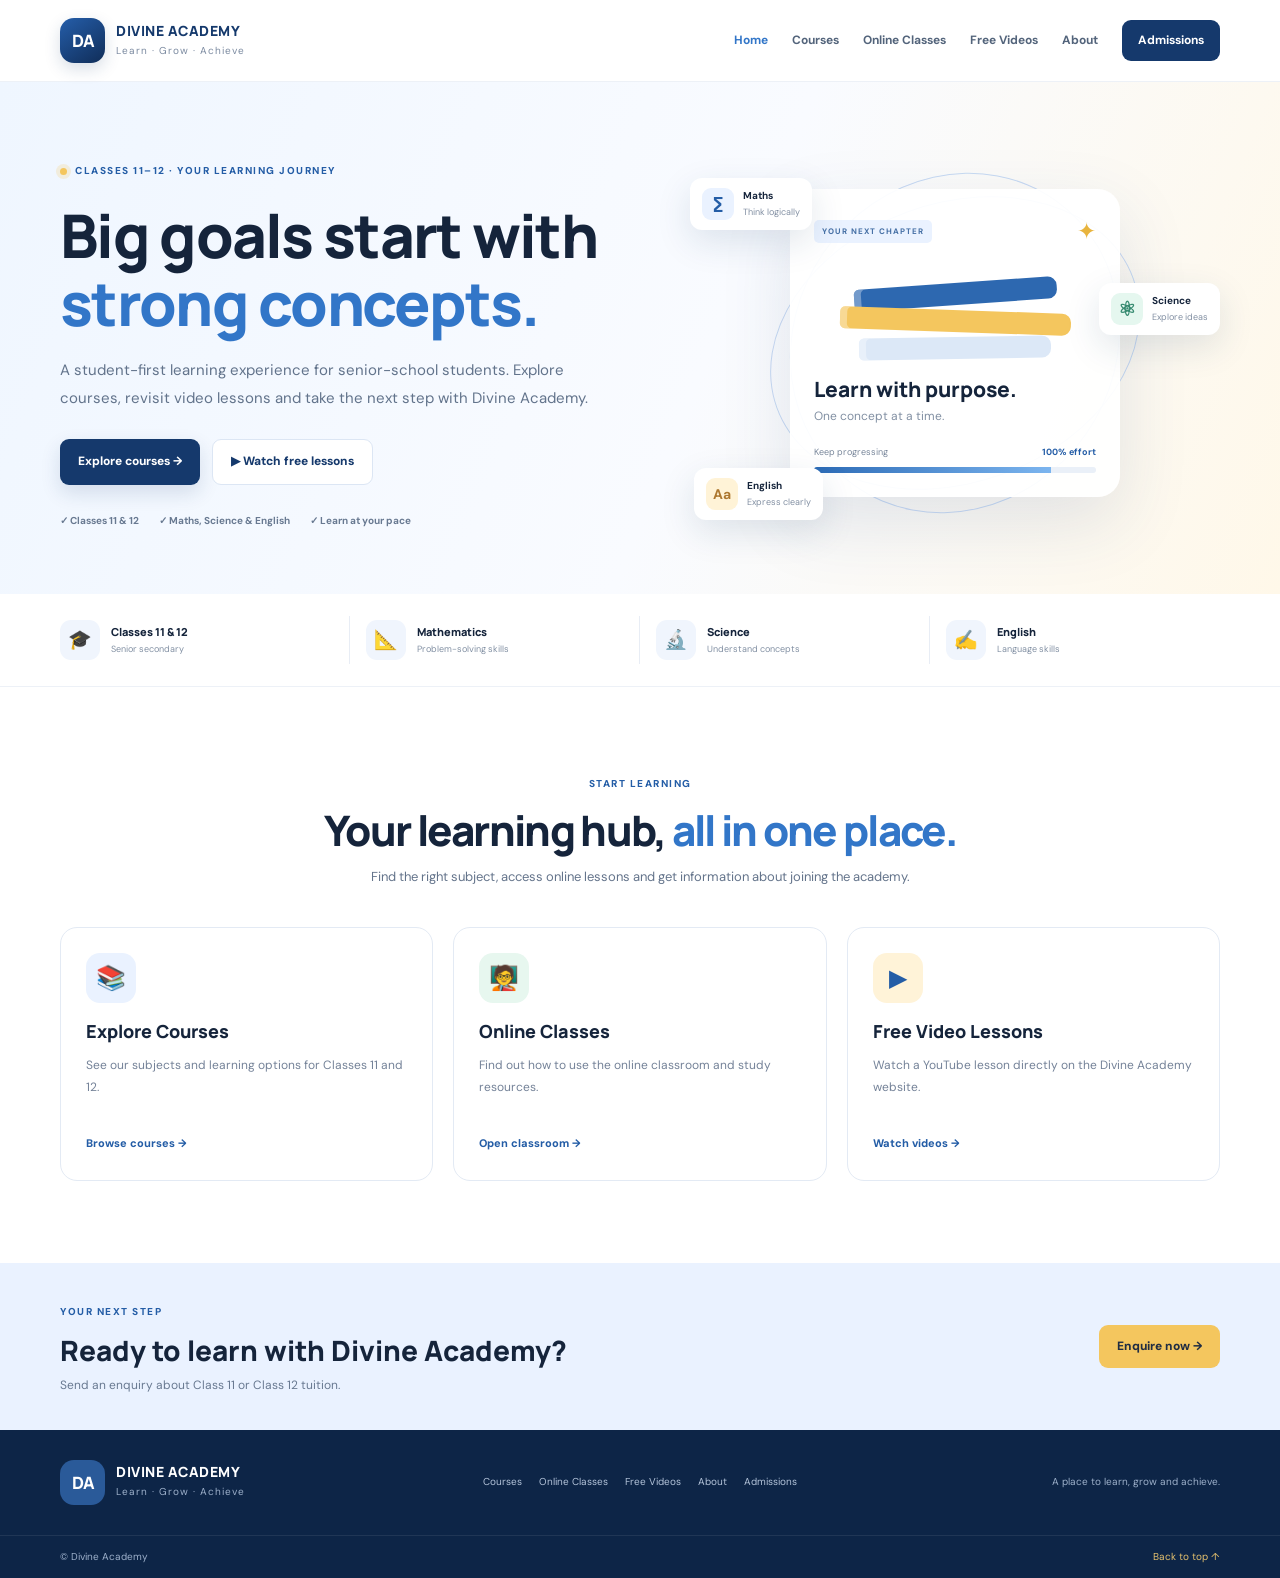
<file: index.html>
<!DOCTYPE html>
<html lang="en">
<head>
  <meta charset="UTF-8"><meta name="viewport" content="width=device-width, initial-scale=1">
  <meta name="description" content="Divine Academy — tuition and learning resources for Classes 11 and 12.">
  <meta name="theme-color" content="#163f78"><title>Divine Academy | Home</title><link rel="stylesheet" href="styles.css">
</head>
<body>
<header class="site-header"><div class="container nav-wrap">
  <a class="brand" href="index.html"><span class="brand-mark">DA</span><span><strong>DIVINE ACADEMY</strong><small>Learn · Grow · Achieve</small></span></a>
  <button class="menu-toggle" aria-label="Toggle menu" aria-expanded="false">☰</button>
  <nav class="site-nav"><a class="active" href="index.html">Home</a><a href="courses.html">Courses</a><a href="classes.html">Online Classes</a><a href="videos.html">Free Videos</a><a href="about.html">About</a><a class="nav-cta" href="admissions.html">Admissions</a></nav>
</div></header>
<main>
<section class="hero"><div class="container hero-grid">
  <div><span class="eyebrow"><span class="eyebrow-dot"></span> Classes 11–12 · Your learning journey</span>
    <h1>Big goals start with <span>strong concepts.</span></h1>
    <p class="hero-lead">A student-first learning experience for senior-school students. Explore courses, revisit video lessons and take the next step with Divine Academy.</p>
    <div class="hero-actions"><a class="button button-primary" href="courses.html">Explore courses →</a><a class="button button-outline" href="videos.html">▶ Watch free lessons</a></div>
    <div class="hero-points"><span>✓ Classes 11 &amp; 12</span><span>✓ Maths, Science &amp; English</span><span>✓ Learn at your pace</span></div>
  </div>
  <div class="hero-visual"><div class="orbit orbit-one"></div><div class="orbit orbit-two"></div><div class="study-card"><div class="study-top"><span class="chip">YOUR NEXT CHAPTER</span><span class="star">✦</span></div><div class="book-stack"><i></i><i></i><i></i></div><h2>Learn with purpose.</h2><p>One concept at a time.</p><div class="progress-label"><span>Keep progressing</span><b>100% effort</b></div><div class="progress-track"><i></i></div></div><div class="float-card float-maths"><b>∑</b><span><strong>Maths</strong><small>Think logically</small></span></div><div class="float-card float-science"><b>⚛</b><span><strong>Science</strong><small>Explore ideas</small></span></div><div class="float-card float-english"><b>Aa</b><span><strong>English</strong><small>Express clearly</small></span></div></div>
</div></section>
<section class="quick-facts"><div class="container facts-grid"><div class="fact"><b>🎓</b><span><strong>Classes 11 &amp; 12</strong><small>Senior secondary</small></span></div><div class="fact"><b>📐</b><span><strong>Mathematics</strong><small>Problem-solving skills</small></span></div><div class="fact"><b>🔬</b><span><strong>Science</strong><small>Understand concepts</small></span></div><div class="fact"><b>✍️</b><span><strong>English</strong><small>Language skills</small></span></div></div></section>
<section class="section"><div class="container"><div class="section-heading"><span class="eyebrow">Start learning</span><h2>Your learning hub, <span>all in one place.</span></h2><p>Find the right subject, access online lessons and get information about joining the academy.</p></div>
<div class="card-grid three"><a class="feature-card" href="courses.html"><div class="feature-icon">📚</div><h3>Explore Courses</h3><p>See our subjects and learning options for Classes 11 and 12.</p><span class="text-link">Browse courses →</span></a><a class="feature-card" href="classes.html"><div class="feature-icon green">🧑‍🏫</div><h3>Online Classes</h3><p>Find out how to use the online classroom and study resources.</p><span class="text-link">Open classroom →</span></a><a class="feature-card" href="videos.html"><div class="feature-icon gold">▶</div><h3>Free Video Lessons</h3><p>Watch a YouTube lesson directly on the Divine Academy website.</p><span class="text-link">Watch videos →</span></a></div></div></section>
<section class="banner-cta"><div class="container banner-inner"><div><span class="eyebrow">Your next step</span><h2>Ready to learn with Divine Academy?</h2><p>Send an enquiry about Class 11 or Class 12 tuition.</p></div><a class="button button-gold" href="admissions.html">Enquire now →</a></div></section>
</main>
<footer class="footer"><div class="container footer-main"><a class="brand footer-brand" href="index.html"><span class="brand-mark">DA</span><span><strong>DIVINE ACADEMY</strong><small>Learn · Grow · Achieve</small></span></a><div class="footer-links"><a href="courses.html">Courses</a><a href="classes.html">Online Classes</a><a href="videos.html">Free Videos</a><a href="about.html">About</a><a href="admissions.html">Admissions</a></div><p>A place to learn, grow and achieve.</p></div><div class="footer-bottom"><div class="container"><span>© <span class="year"></span> Divine Academy</span><a href="#top" onclick="window.scrollTo({top:0,behavior:'smooth'});return false;">Back to top ↑</a></div></div></footer>
<script src="script.js"></script></body></html>
</file>
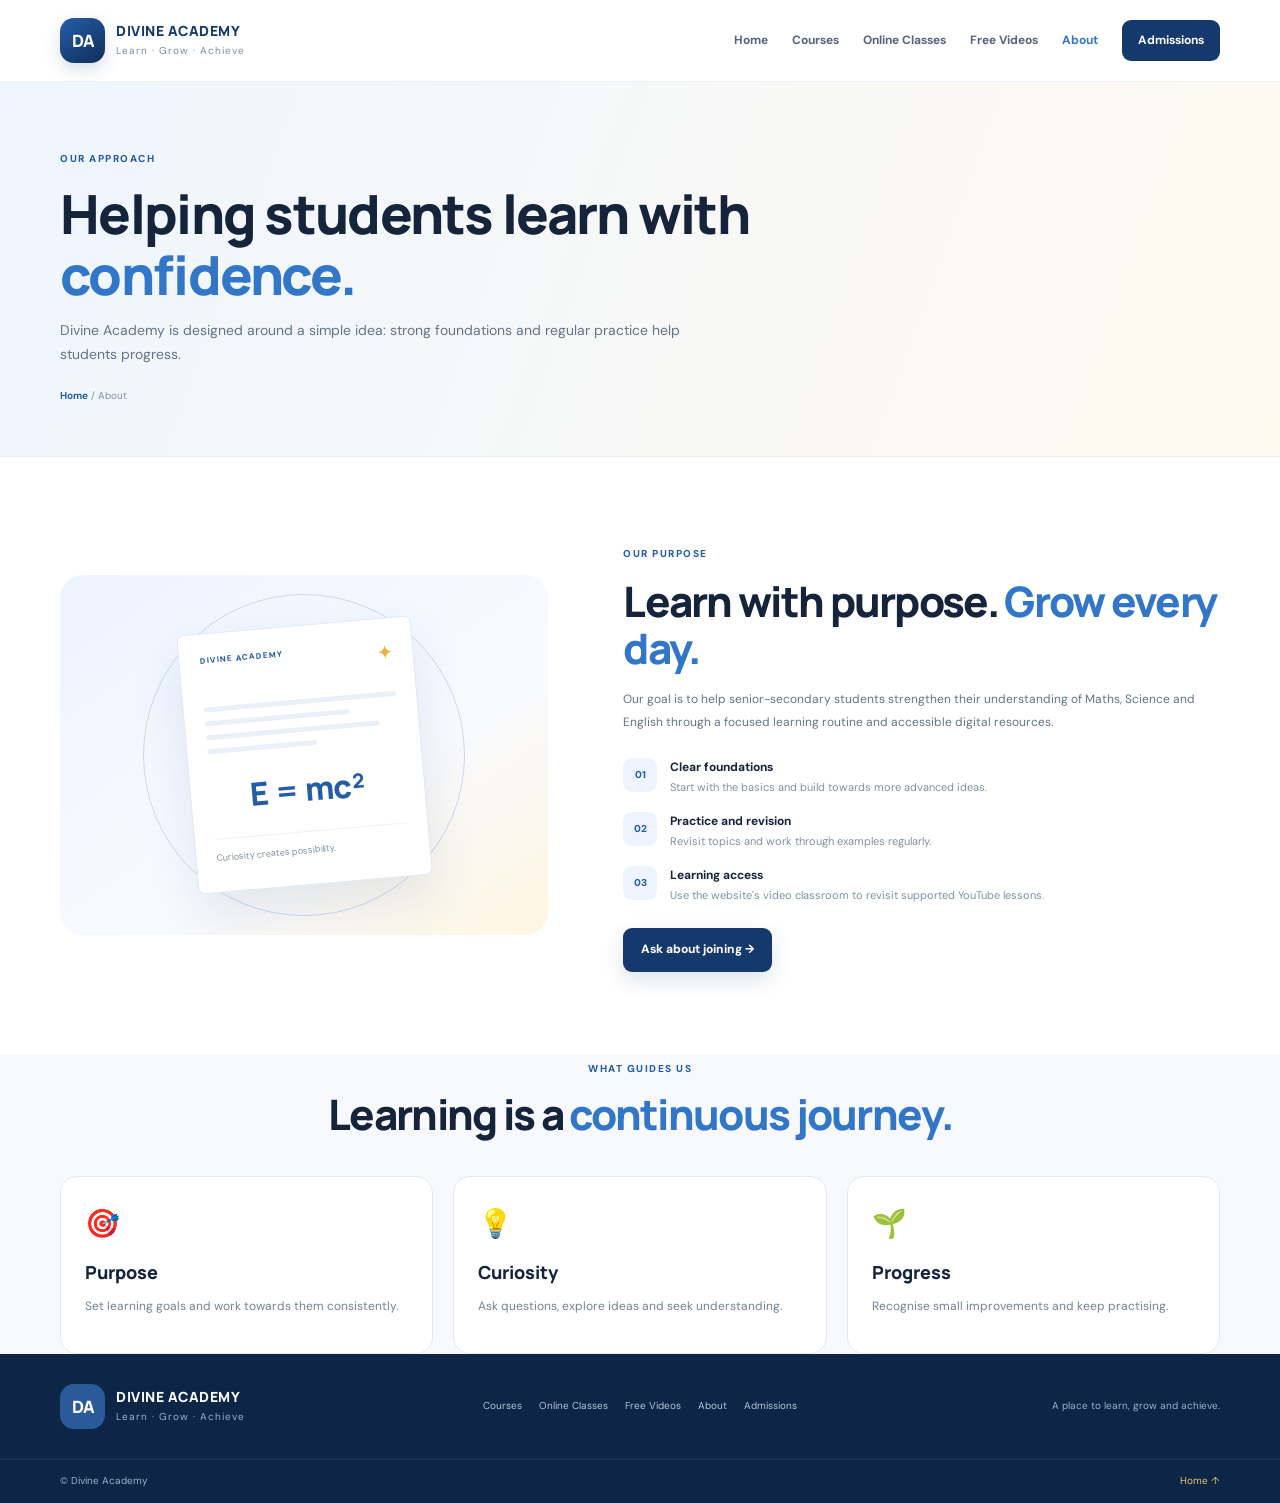
<file: about.html>
<!DOCTYPE html>
<html lang="en"><head><meta charset="UTF-8"><meta name="viewport" content="width=device-width, initial-scale=1"><meta name="theme-color" content="#163f78"><title>About | Divine Academy</title><link rel="stylesheet" href="styles.css"></head>
<body><header class="site-header"><div class="container nav-wrap"><a class="brand" href="index.html"><span class="brand-mark">DA</span><span><strong>DIVINE ACADEMY</strong><small>Learn · Grow · Achieve</small></span></a><button class="menu-toggle" aria-label="Toggle menu" aria-expanded="false">☰</button><nav class="site-nav"><a href="index.html">Home</a><a href="courses.html">Courses</a><a href="classes.html">Online Classes</a><a href="videos.html">Free Videos</a><a class="active" href="about.html">About</a><a class="nav-cta" href="admissions.html">Admissions</a></nav></div></header>
<main><section class="page-hero"><div class="container"><span class="eyebrow">Our approach</span><h1>Helping students learn with <span>confidence.</span></h1><p>Divine Academy is designed around a simple idea: strong foundations and regular practice help students progress.</p><div class="breadcrumbs"><a href="index.html">Home</a> / About</div></div></section>
<section class="section"><div class="container about-page-grid"><div class="about-illustration"><div class="about-paper"><div class="paper-top"><span>DIVINE ACADEMY</span><span>✦</span></div><div class="paper-lines"><i></i><i></i><i></i><i></i></div><div class="paper-equation">E = mc²</div><div class="paper-bottom">Curiosity creates possibility.</div></div></div><div class="about-copy"><span class="eyebrow">Our purpose</span><h2>Learn with purpose. <span>Grow every day.</span></h2><p>Our goal is to help senior-secondary students strengthen their understanding of Maths, Science and English through a focused learning routine and accessible digital resources.</p><div class="benefit-list"><div><span>01</span><p><strong>Clear foundations</strong><br>Start with the basics and build towards more advanced ideas.</p></div><div><span>02</span><p><strong>Practice and revision</strong><br>Revisit topics and work through examples regularly.</p></div><div><span>03</span><p><strong>Learning access</strong><br>Use the website's video classroom to revisit supported YouTube lessons.</p></div></div><a class="button button-primary" href="admissions.html">Ask about joining →</a></div></div></section>
<section class="values-section"><div class="container"><div class="section-heading"><span class="eyebrow">What guides us</span><h2>Learning is a <span>continuous journey.</span></h2></div><div class="card-grid three"><div class="value-card"><span>🎯</span><h3>Purpose</h3><p>Set learning goals and work towards them consistently.</p></div><div class="value-card"><span>💡</span><h3>Curiosity</h3><p>Ask questions, explore ideas and seek understanding.</p></div><div class="value-card"><span>🌱</span><h3>Progress</h3><p>Recognise small improvements and keep practising.</p></div></div></div></section></main>
<footer class="footer"><div class="container footer-main"><a class="brand footer-brand" href="index.html"><span class="brand-mark">DA</span><span><strong>DIVINE ACADEMY</strong><small>Learn · Grow · Achieve</small></span></a><div class="footer-links"><a href="courses.html">Courses</a><a href="classes.html">Online Classes</a><a href="videos.html">Free Videos</a><a href="about.html">About</a><a href="admissions.html">Admissions</a></div><p>A place to learn, grow and achieve.</p></div><div class="footer-bottom"><div class="container"><span>© <span class="year"></span> Divine Academy</span><a href="index.html">Home ↑</a></div></div></footer><script src="script.js"></script></body></html>
</file>
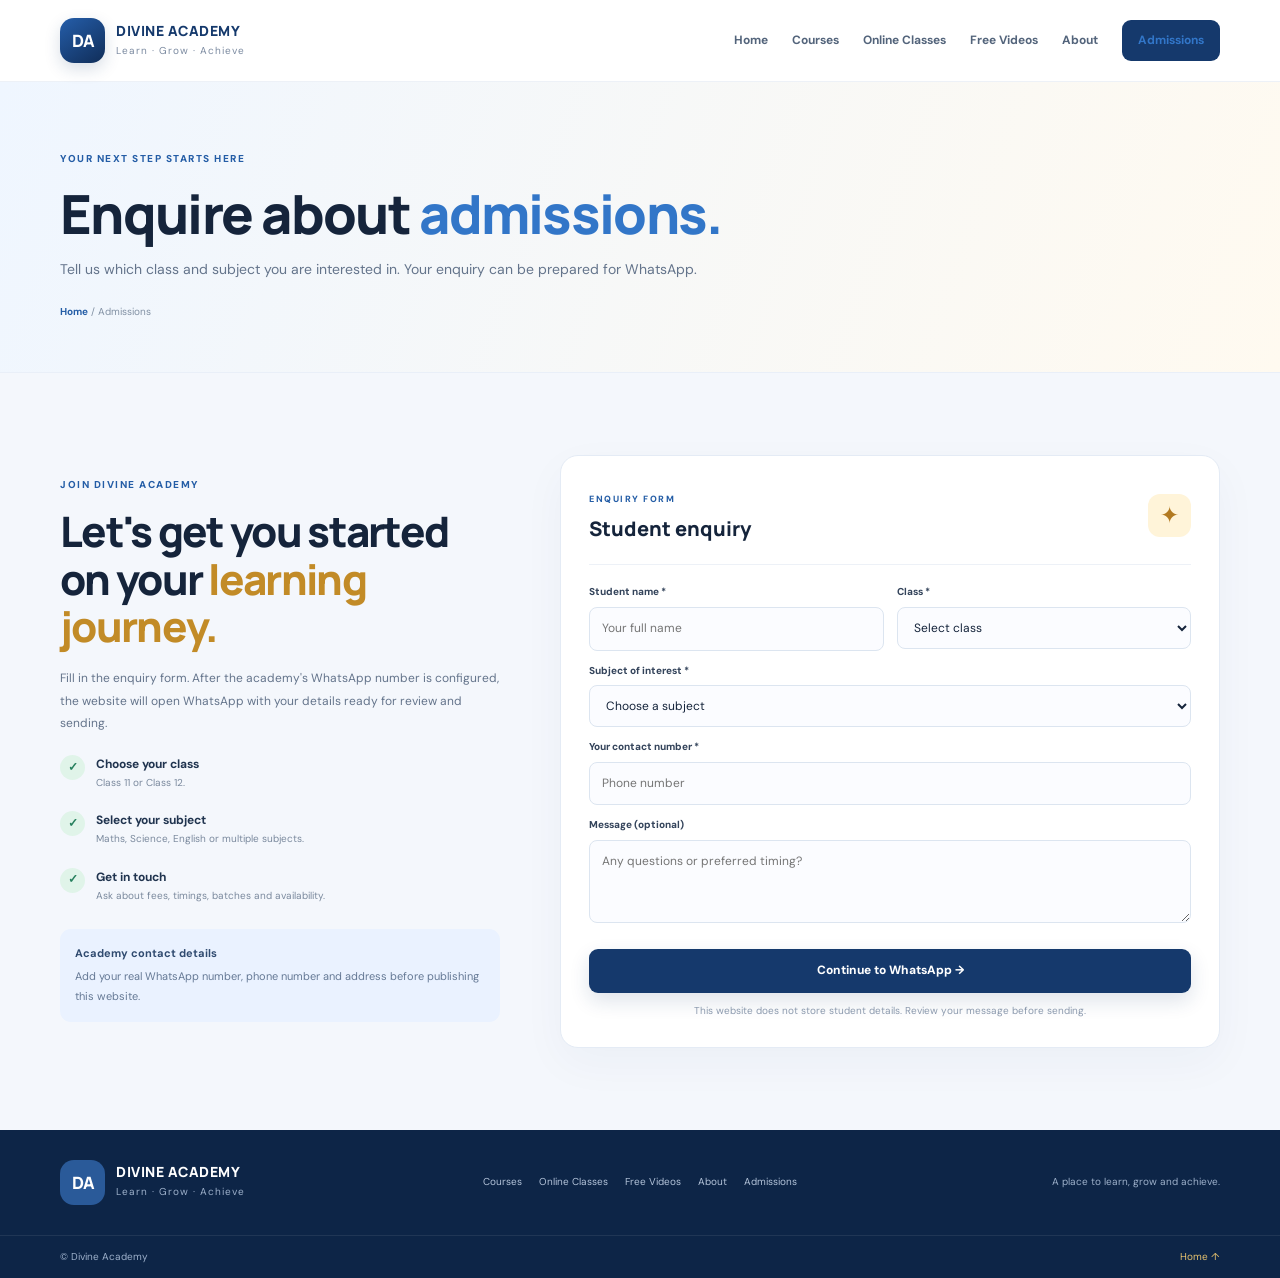
<file: admissions.html>
<!DOCTYPE html>
<html lang="en"><head><meta charset="UTF-8"><meta name="viewport" content="width=device-width, initial-scale=1"><meta name="theme-color" content="#163f78"><title>Admissions | Divine Academy</title><link rel="stylesheet" href="styles.css"></head>
<body><header class="site-header"><div class="container nav-wrap"><a class="brand" href="index.html"><span class="brand-mark">DA</span><span><strong>DIVINE ACADEMY</strong><small>Learn · Grow · Achieve</small></span></a><button class="menu-toggle" aria-label="Toggle menu" aria-expanded="false">☰</button><nav class="site-nav"><a href="index.html">Home</a><a href="courses.html">Courses</a><a href="classes.html">Online Classes</a><a href="videos.html">Free Videos</a><a href="about.html">About</a><a class="nav-cta active" href="admissions.html">Admissions</a></nav></div></header>
<main><section class="page-hero"><div class="container"><span class="eyebrow">Your next step starts here</span><h1>Enquire about <span>admissions.</span></h1><p>Tell us which class and subject you are interested in. Your enquiry can be prepared for WhatsApp.</p><div class="breadcrumbs"><a href="index.html">Home</a> / Admissions</div></div></section>
<section class="section admissions-section"><div class="container admissions-grid"><div class="admissions-copy"><span class="eyebrow">Join Divine Academy</span><h2>Let's get you started on your <span>learning journey.</span></h2><p>Fill in the enquiry form. After the academy's WhatsApp number is configured, the website will open WhatsApp with your details ready for review and sending.</p><div class="admission-note"><span>✓</span><p><strong>Choose your class</strong><br>Class 11 or Class 12.</p></div><div class="admission-note"><span>✓</span><p><strong>Select your subject</strong><br>Maths, Science, English or multiple subjects.</p></div><div class="admission-note"><span>✓</span><p><strong>Get in touch</strong><br>Ask about fees, timings, batches and availability.</p></div><div class="contact-placeholder"><strong>Academy contact details</strong><p>Add your real WhatsApp number, phone number and address before publishing this website.</p></div></div>
<div class="admission-form-card"><div class="form-card-heading"><div><span class="eyebrow">ENQUIRY FORM</span><h3>Student enquiry</h3></div><span class="form-cap">✦</span></div><form id="admissionForm" class="admission-form"><div class="form-row"><div><label for="studentName">Student name *</label><input id="studentName" autocomplete="name" required placeholder="Your full name"></div><div><label for="studentClass">Class *</label><select id="studentClass" required><option value="">Select class</option><option>Class 11</option><option>Class 12</option></select></div></div><label for="studentSubject">Subject of interest *</label><select id="studentSubject" required><option value="">Choose a subject</option><option>Mathematics</option><option>Science</option><option>English</option><option>Multiple subjects</option></select><label for="studentPhone">Your contact number *</label><input id="studentPhone" type="tel" autocomplete="tel" required pattern="[0-9+\\s()-]{7,20}" placeholder="Phone number"><label for="studentMessage">Message (optional)</label><textarea id="studentMessage" rows="3" placeholder="Any questions or preferred timing?"></textarea><button type="submit" class="button button-primary button-full">Continue to WhatsApp →</button><p class="form-note" id="admissionStatus" role="status">This website does not store student details. Review your message before sending.</p></form></div></div></section></main>
<footer class="footer"><div class="container footer-main"><a class="brand footer-brand" href="index.html"><span class="brand-mark">DA</span><span><strong>DIVINE ACADEMY</strong><small>Learn · Grow · Achieve</small></span></a><div class="footer-links"><a href="courses.html">Courses</a><a href="classes.html">Online Classes</a><a href="videos.html">Free Videos</a><a href="about.html">About</a><a href="admissions.html">Admissions</a></div><p>A place to learn, grow and achieve.</p></div><div class="footer-bottom"><div class="container"><span>© <span class="year"></span> Divine Academy</span><a href="index.html">Home ↑</a></div></div></footer><script src="script.js"></script></body></html>
</file>
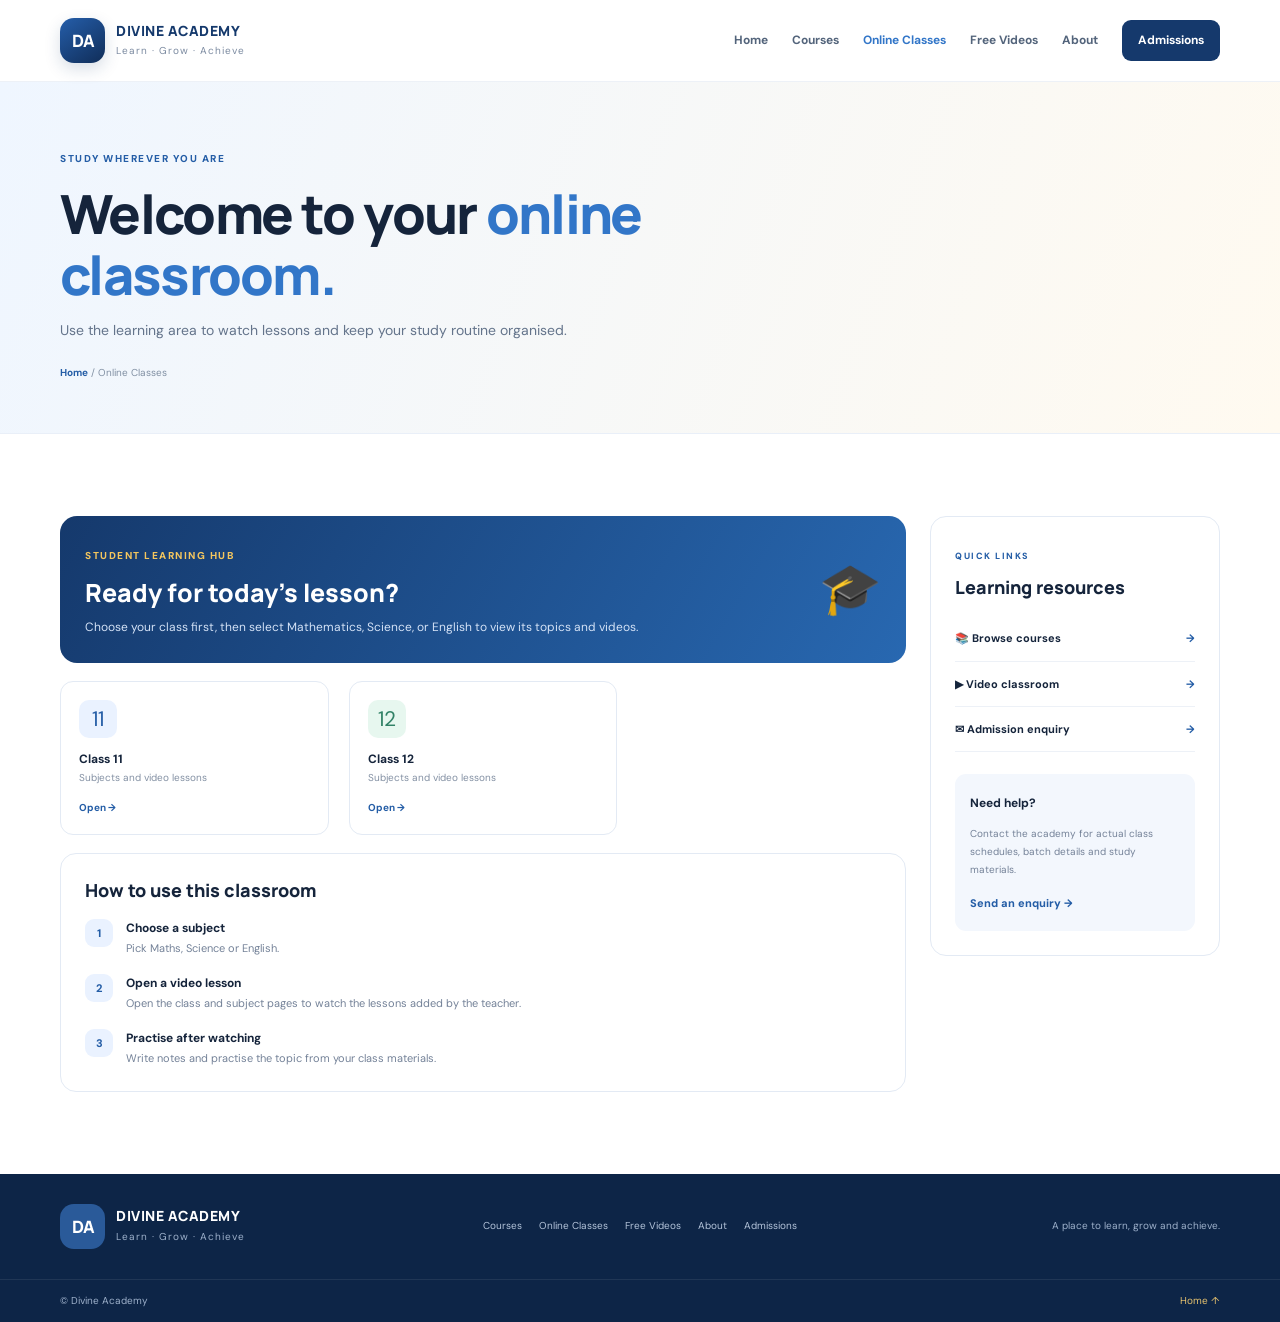
<file: classes.html>
<!DOCTYPE html>
<html lang="en"><head><meta charset="UTF-8"><meta name="viewport" content="width=device-width, initial-scale=1"><meta name="theme-color" content="#163f78"><title>Online Classes | Divine Academy</title><link rel="stylesheet" href="styles.css"></head>
<body><header class="site-header"><div class="container nav-wrap"><a class="brand" href="index.html"><span class="brand-mark">DA</span><span><strong>DIVINE ACADEMY</strong><small>Learn · Grow · Achieve</small></span></a><button class="menu-toggle" aria-label="Toggle menu" aria-expanded="false">☰</button><nav class="site-nav"><a href="index.html">Home</a><a href="courses.html">Courses</a><a class="active" href="classes.html">Online Classes</a><a href="videos.html">Free Videos</a><a href="about.html">About</a><a class="nav-cta" href="admissions.html">Admissions</a></nav></div></header>
<main><section class="page-hero"><div class="container"><span class="eyebrow">Study wherever you are</span><h1>Welcome to your <span>online classroom.</span></h1><p>Use the learning area to watch lessons and keep your study routine organised.</p><div class="breadcrumbs"><a href="index.html">Home</a> / Online Classes</div></div></section>
<section class="section"><div class="container online-layout"><div class="online-main"><div class="class-welcome"><div><span class="eyebrow">STUDENT LEARNING HUB</span><h2>Ready for today's lesson?</h2><p>Choose your class first, then select Mathematics, Science, or English to view its topics and videos.</p></div><div class="welcome-icon">🎓</div></div><div class="card-grid three mini-subjects"><a href="class11.html" class="mini-subject"><span class="mini-icon">11</span><strong>Class 11</strong><small>Subjects and video lessons</small><b>Open →</b></a><a href="class12.html" class="mini-subject"><span class="mini-icon green">12</span><strong>Class 12</strong><small>Subjects and video lessons</small><b>Open →</b></a></div><div class="content-panel"><h3>How to use this classroom</h3><div class="steps-list"><div><span>1</span><p><strong>Choose a subject</strong><br>Pick Maths, Science or English.</p></div><div><span>2</span><p><strong>Open a video lesson</strong><br>Open the class and subject pages to watch the lessons added by the teacher.</p></div><div><span>3</span><p><strong>Practise after watching</strong><br>Write notes and practise the topic from your class materials.</p></div></div></div></div><aside class="sidebar-card"><span class="eyebrow">QUICK LINKS</span><h3>Learning resources</h3><a href="courses.html">📚 Browse courses <span>→</span></a><a href="videos.html">▶ Video classroom <span>→</span></a><a href="admissions.html">✉ Admission enquiry <span>→</span></a><div class="sidebar-note"><strong>Need help?</strong><p>Contact the academy for actual class schedules, batch details and study materials.</p><a class="text-link" href="admissions.html">Send an enquiry →</a></div></aside></div></section></main>
<footer class="footer"><div class="container footer-main"><a class="brand footer-brand" href="index.html"><span class="brand-mark">DA</span><span><strong>DIVINE ACADEMY</strong><small>Learn · Grow · Achieve</small></span></a><div class="footer-links"><a href="courses.html">Courses</a><a href="classes.html">Online Classes</a><a href="videos.html">Free Videos</a><a href="about.html">About</a><a href="admissions.html">Admissions</a></div><p>A place to learn, grow and achieve.</p></div><div class="footer-bottom"><div class="container"><span>© <span class="year"></span> Divine Academy</span><a href="index.html">Home ↑</a></div></div></footer><script src="script.js"></script></body></html>
</file>
<file: styles.css>
@import url('https://fonts.googleapis.com/css2?family=DM+Sans:wght@400;500;600;700&family=Manrope:wght@400;500;600;700;800&display=swap');
:root{--navy:#15396c;--blue:#245da6;--bright:#3276c8;--gold:#f4c65e;--ink:#15243b;--muted:#64748b;--line:#e3eaf4;--paper:#f5f8fd}
*{box-sizing:border-box}html{scroll-behavior:smooth;scroll-padding-top:95px}body{margin:0;color:var(--ink);font-family:'DM Sans',Arial,sans-serif;line-height:1.65}a{color:inherit;text-decoration:none}button,input,select,textarea{font:inherit}.container{width:min(1160px,calc(100% - 44px));margin:auto}.site-header{height:82px;background:#ffffffed;border-bottom:1px solid #edf1f7;position:sticky;top:0;z-index:20;backdrop-filter:blur(14px)}.nav-wrap{height:100%;display:flex;align-items:center;justify-content:space-between;gap:22px}.brand{display:inline-flex;align-items:center;gap:11px;color:var(--navy);flex-shrink:0}.brand-mark{width:45px;height:45px;border-radius:14px;display:grid;place-items:center;background:linear-gradient(145deg,#255eaa,#102d58);color:white;font:800 17px Manrope,sans-serif;letter-spacing:-1px;box-shadow:0 6px 16px #15396c2b}.brand strong,.brand small{display:block}.brand strong{font:800 14px Manrope,sans-serif;letter-spacing:.5px;line-height:1.3}.brand small{font-size:10px;color:#7b8aa0;letter-spacing:1px;margin-top:3px}.site-nav{display:flex;align-items:center;gap:24px;color:#53647b;font-size:12px;font-weight:700}.site-nav>a:not(.nav-cta):hover,.site-nav>a.active{color:var(--bright)}.nav-cta{padding:11px 16px;border-radius:9px;background:var(--navy);color:white}.nav-cta:hover{background:var(--blue)}.menu-toggle{display:none;border:0;border-radius:9px;padding:8px 12px;background:#edf4fd;color:var(--navy);font-size:20px}.hero{position:relative;overflow:hidden;padding:75px 0 65px;background:linear-gradient(112deg,#eff6ff,#f9fbff 55%,#fff8e9)}.hero-grid{display:grid;grid-template-columns:1.05fr .95fr;align-items:center;gap:45px}.eyebrow{display:inline-flex;align-items:center;gap:8px;color:var(--blue);font-size:10px;font-weight:800;letter-spacing:1.5px;text-transform:uppercase}.eyebrow-dot{width:7px;height:7px;background:var(--gold);border-radius:50%;box-shadow:0 0 0 4px #f4c65e36}.hero h1,.page-hero h1,.section-heading h2,.about-copy h2,.admissions-copy h2{font:800 clamp(34px,4.7vw,62px)/1.13 Manrope,sans-serif;letter-spacing:-1.7px;margin:19px 0}.hero h1 span,.page-hero h1 span,.section-heading h2 span,.about-copy h2 span,.admissions-copy h2 span{color:var(--bright)}.hero-lead{max-width:560px;color:#62738b;font-size:15px;line-height:1.85}.hero-actions{display:flex;flex-wrap:wrap;gap:12px;margin-top:26px}.button{display:inline-flex;align-items:center;justify-content:center;gap:10px;padding:12px 18px;border:0;border-radius:9px;font-size:12px;font-weight:800;cursor:pointer;transition:.2s}.button:hover{transform:translateY(-2px)}.button-primary{background:var(--navy);color:white;box-shadow:0 8px 20px #15396c24}.button-primary:hover{background:var(--blue)}.button-outline{background:white;border:1px solid #dce6f4;color:var(--navy)}.button-gold{background:var(--gold);color:#202d43}.button-full{width:100%}.hero-points{display:flex;flex-wrap:wrap;gap:12px 20px;margin-top:28px;color:#687991;font-size:10px;font-weight:700}.hero-visual{min-height:370px;display:grid;place-items:center;position:relative}.orbit{position:absolute;border:1px solid #c7d9f2;border-radius:50%}.orbit-one{width:380px;height:280px;transform:rotate(-20deg)}.orbit-two{width:320px;height:350px;transform:rotate(35deg)}.study-card{position:relative;z-index:2;width:min(330px,78%);padding:23px;border:1px solid #ffffffc9;border-radius:22px;background:#ffffffed;box-shadow:0 25px 70px #244b7d20}.study-top,.progress-label{display:flex;justify-content:space-between;align-items:center}.chip{background:#eaf2ff;color:#4771a6;padding:5px 8px;border-radius:5px;font-size:8px;font-weight:800;letter-spacing:1px}.star{color:#e8b43e;font-size:23px}.book-stack{height:120px;display:flex;flex-direction:column;justify-content:end;align-items:center;gap:5px;padding-bottom:12px}.book-stack i{height:22px;border-radius:5px 9px 9px 5px;box-shadow:inset 7px 0 #ffffff55}.book-stack i:nth-child(1){width:72%;background:#2d68b0;transform:rotate(-4deg)}.book-stack i:nth-child(2){width:82%;background:#f4c65e;transform:rotate(2deg)}.book-stack i:nth-child(3){width:68%;background:#dce8f7;transform:rotate(-1deg)}.study-card h2{font:800 21px Manrope,sans-serif;margin:4px 0}.study-card p{font-size:12px;color:#8290a3;margin:0 0 18px}.progress-label{font-size:9px;color:#78869a}.progress-label b{color:var(--blue)}.progress-track{height:6px;background:#eaf0f8;border-radius:20px;margin-top:8px;overflow:hidden}.progress-track i{display:block;width:84%;height:100%;background:linear-gradient(90deg,#2c6bb6,#7cb5ef)}.float-card{position:absolute;z-index:3;display:flex;align-items:center;gap:9px;padding:10px 12px;border-radius:12px;background:white;box-shadow:0 12px 35px #183c6a20}.float-card>b{width:32px;height:32px;display:grid;place-items:center;border-radius:9px;background:#eaf2ff;color:var(--blue);font-size:20px}.float-card strong,.float-card small{display:block}.float-card strong{font-size:10px}.float-card small{font-size:9px;color:#8390a3}.float-maths{top:20px;left:0}.float-science{right:0;top:125px}.float-english{left:4px;bottom:8px}.float-science>b{background:#e5f7ef;color:#368a70}.float-english>b{background:#fff3d7;color:#ad7830;font-size:14px}.quick-facts{border-bottom:1px solid #edf1f7}.facts-grid{display:grid;grid-template-columns:repeat(4,1fr);padding:22px 0}.fact{display:flex;align-items:center;gap:11px;padding:4px 16px;border-right:1px solid #e8edf5}.fact:first-child{padding-left:0}.fact:last-child{border:0}.fact>b{width:40px;height:40px;display:grid;place-items:center;flex-shrink:0;background:#f0f5fd;border-radius:11px;font-size:19px}.fact strong,.fact small{display:block}.fact strong{font:800 11px Manrope,sans-serif}.fact small{color:#8290a3;font-size:9px;margin-top:3px}.section{padding:82px 0}.section-heading{max-width:720px;text-align:center;margin:0 auto 38px}.section-heading h2{font-size:clamp(29px,3.8vw,42px);margin:11px 0}.section-heading p{max-width:620px;margin:auto;color:var(--muted);font-size:13px;line-height:1.85}.card-grid{display:grid;gap:20px}.three{grid-template-columns:repeat(3,minmax(0,1fr))}.feature-card,.subject-card,.course-card,.value-card{border:1px solid var(--line);border-radius:17px;background:white;overflow:hidden;transition:transform .2s,box-shadow .2s}.feature-card{padding:25px}.feature-card:hover,.course-card:hover{transform:translateY(-4px);box-shadow:0 18px 45px #163f7814}.feature-icon{width:50px;height:50px;display:grid;place-items:center;border-radius:14px;background:#eaf2ff;color:var(--blue);font-size:24px}.feature-icon.green{background:#e7f7ef}.feature-icon.gold{background:#fff3d8}.feature-card h3,.value-card h3{font:800 18px Manrope,sans-serif;margin:16px 0 6px}.feature-card p,.value-card p{color:#748298;font-size:12px;line-height:1.8;min-height:62px}.text-link{display:inline-flex;gap:8px;color:var(--blue);font-size:11px;font-weight:800}.banner-cta{background:#eaf2ff;padding:34px 0}.banner-inner{display:flex;align-items:center;justify-content:space-between;gap:22px}.banner-inner h2{font:800 clamp(20px,2.5vw,28px) Manrope,sans-serif;margin:7px 0}.banner-inner p{margin:0;color:#687991;font-size:12px}.footer{background:#0d2547;color:#d7e2f3}.footer-main{display:grid;grid-template-columns:1fr auto 1fr;align-items:center;gap:22px;padding:30px 0}.footer-brand{color:white}.footer-brand .brand-mark{background:#2a5a99;box-shadow:none}.footer-brand small{color:#9eb1cb}.footer-links{display:flex;flex-wrap:wrap;justify-content:center;gap:17px;color:#b4c4da;font-size:10px}.footer-main>p{justify-self:end;color:#9eb1cb;font-size:10px}.footer-bottom{border-top:1px solid #ffffff14;color:#9eb1cb;font-size:10px}.footer-bottom .container{display:flex;justify-content:space-between;padding:13px 0}.footer-bottom a{color:#e5c16e}.page-hero{padding:62px 0 52px;background:linear-gradient(110deg,#eff6ff,#fffaf0);border-bottom:1px solid #e9eff8}.page-hero h1{max-width:850px;font-size:clamp(36px,4.5vw,54px);margin:13px 0}.page-hero p{max-width:650px;color:#64748b;font-size:14px}.breadcrumbs{margin-top:22px;color:#8190a3;font-size:10px}.breadcrumbs a{color:var(--blue);font-weight:700}.notice{padding:14px 17px;margin-bottom:25px;border:1px solid #f0dca7;border-radius:10px;background:#fff9e9;color:#7a6024;font-size:11px}.course-grid{align-items:stretch}.course-card{display:flex;flex-direction:column}.course-banner{height:135px;padding:22px;display:flex;align-items:center;justify-content:space-between}.course-banner>span{font:800 50px Manrope,sans-serif}.course-banner small{font-size:9px;font-weight:800;letter-spacing:1px}.maths-banner{background:#eaf2ff;color:#245da6}.science-banner{background:#e8f7f0;color:#328267}.english-banner{background:#fff3d8;color:#a9782b}.course-body{padding:22px;display:flex;flex-direction:column;flex:1}.tag-row{display:flex;gap:7px}.tag-row span{background:#f1f5fa;color:#60738c;border-radius:5px;padding:4px 7px;font-size:9px;font-weight:700}.course-body h2{font:800 21px Manrope,sans-serif;margin:13px 0 6px}.course-body p,.course-body li{font-size:11px;color:#748298;line-height:1.8}.course-body ul{padding-left:18px;margin:6px 0 20px}.course-body .button{margin-top:auto}.online-layout{display:grid;grid-template-columns:minmax(0,1fr) 290px;gap:24px;align-items:start}.class-welcome{display:flex;justify-content:space-between;align-items:center;padding:25px;border-radius:17px;background:linear-gradient(120deg,#15396c,#2868b1);color:white}.class-welcome .eyebrow{color:#f4c65e}.class-welcome h2{font:800 25px Manrope,sans-serif;margin:8px 0}.class-welcome p{color:#d4e2f6;font-size:12px;margin:0}.welcome-icon{font-size:50px}.mini-subjects{margin:18px 0}.mini-subject{display:flex;flex-direction:column;align-items:flex-start;padding:18px;border:1px solid var(--line);border-radius:13px}.mini-icon{display:grid;place-items:center;width:38px;height:38px;background:#eaf2ff;border-radius:10px;color:var(--blue);font-size:21px;margin-bottom:12px}.mini-icon.green{background:#e7f7ef;color:#328267}.mini-icon.gold{background:#fff3d8;color:#a9782b}.mini-subject strong{font-size:12px}.mini-subject small{font-size:10px;color:#8390a3}.mini-subject>b{margin-top:13px;color:var(--blue);font-size:10px}.content-panel,.sidebar-card{padding:24px;border:1px solid var(--line);border-radius:16px;background:white}.content-panel h3,.sidebar-card h3{font:800 18px Manrope,sans-serif;margin:0 0 17px}.steps-list{display:grid;gap:17px}.steps-list>div{display:flex;gap:13px;align-items:flex-start}.steps-list>div>span{display:grid;place-items:center;flex-shrink:0;width:28px;height:28px;border-radius:9px;background:#eaf2ff;color:var(--blue);font-weight:800;font-size:11px}.steps-list p{margin:0;color:#748298;font-size:11px}.steps-list strong{color:var(--ink);font-size:12px}.sidebar-card .eyebrow{font-size:9px}.sidebar-card h3{margin-top:8px}.sidebar-card>a:not(.text-link){display:flex;justify-content:space-between;padding:13px 0;border-bottom:1px solid #edf1f7;font-size:11px;font-weight:700}.sidebar-card>a span{color:var(--blue)}.sidebar-note{margin-top:22px;padding:15px;border-radius:11px;background:#f3f7fd}.sidebar-note strong{font-size:12px}.sidebar-note p{font-size:10px;color:#748298;line-height:1.8}.video-page-section{background:#f8faff}.video-page-layout{display:grid;grid-template-columns:minmax(0,1.6fr) minmax(260px,.72fr);gap:22px;align-items:start}.video-main-card{border:1px solid var(--line);border-radius:17px;padding:12px;background:white}.video-frame{aspect-ratio:16/9;position:relative;overflow:hidden;border-radius:11px;background:linear-gradient(135deg,#1b467b,#091b34)}.video-frame iframe{width:100%;height:100%;border:0;display:block}.video-frame iframe[hidden]{display:none}.video-placeholder{width:100%;height:100%;display:flex;flex-direction:column;justify-content:center;align-items:center;text-align:center;padding:20px;color:white;background:radial-gradient(circle at 50% 30%,#2b5689,#0b1e38 75%)}.play-badge{display:grid;place-items:center;width:56px;height:56px;padding-left:4px;border-radius:50%;background:var(--gold);color:#183459;font-size:20px;box-shadow:0 0 0 12px #f4c65e19}.video-placeholder h3{font:800 17px Manrope,sans-serif;margin:20px 0 5px}.video-placeholder p{font-size:11px;color:#b6c8df;margin:0}.video-main-caption{display:flex;justify-content:space-between;gap:12px;align-items:center;padding:13px 6px 4px;color:#64748b;font-size:10px}.video-main-caption>div{display:flex;align-items:center;gap:8px}.live-dot{width:7px;height:7px;border-radius:50%;background:#47b984}.video-tag{color:#bd8b2b;font-size:8px;font-weight:800;letter-spacing:1px}.video-description{padding:22px 8px 12px}.video-description h2{font:800 21px Manrope,sans-serif;margin:8px 0}.video-description p{font-size:12px;color:#748298;line-height:1.8}.video-sidebar{border-radius:16px;padding:24px;background:#112d54;color:white}.video-sidebar-light{background:white;color:var(--ink);border:1px solid var(--line)}.video-sidebar-icon{display:grid;place-items:center;width:43px;height:43px;border-radius:12px;background:var(--gold);color:#17365e}.video-sidebar h3{font:800 19px Manrope,sans-serif;margin:14px 0 6px}.video-sidebar>p{font-size:11px;color:#b8c8df;line-height:1.8}.video-sidebar-light>p{color:#748298}.video-form{margin-top:17px}.video-form label,.admission-form label{display:block;margin:12px 0 6px;font-size:10px;font-weight:800}.video-form input,.admission-form input,.admission-form select,.admission-form textarea{width:100%;border:1px solid #dce5f0;border-radius:8px;padding:11px 12px;outline:none;background:white;color:var(--ink);font-size:12px}.video-form input:focus,.admission-form input:focus,.admission-form select:focus,.admission-form textarea:focus{border-color:#5a91d2;box-shadow:0 0 0 3px #5a91d21c}.video-form .button{margin-top:12px}.form-note{font-size:10px;color:#8b99ad;line-height:1.6;margin:10px 0 0}.video-sidebar:not(.video-sidebar-light) .form-note{color:#b8c8df}.error-text{color:#b45309!important}.video-tip{display:flex;gap:9px;border-top:1px solid #ffffff18;padding-top:15px;margin-top:17px}.video-tip p{margin:0;font-size:10px;color:#b8c8df;line-height:1.7}.video-tip strong{color:inherit}.light-tip{border-color:#e7edf5}.light-tip p{color:#748298}.compact-heading{margin-top:65px;margin-bottom:28px}.about-page-grid{display:grid;grid-template-columns:.9fr 1.1fr;gap:75px;align-items:center}.about-illustration{min-height:360px;display:grid;place-items:center;position:relative;overflow:hidden;border-radius:23px;background:linear-gradient(145deg,#edf4ff,#f8faff 60%,#fff6e1)}.about-illustration:before,.about-illustration:after{content:'';position:absolute;width:230px;height:230px;border:1px solid #c9daf1;border-radius:50%}.about-illustration:after{width:320px;height:320px}.about-paper{position:relative;z-index:1;width:235px;height:260px;padding:20px;background:white;border:1px solid #e0e9f6;border-radius:7px;box-shadow:0 22px 50px #193e6c1a;transform:rotate(-5deg)}.paper-top{display:flex;justify-content:space-between;color:#245da6;font-size:8px;font-weight:800;letter-spacing:1px}.paper-top span:last-child{color:#e8b43e;font-size:17px}.paper-lines{display:grid;gap:9px;margin-top:25px}.paper-lines i{height:5px;background:#eaf0f8;border-radius:4px}.paper-lines i:nth-child(2){width:75%}.paper-lines i:nth-child(3){width:90%}.paper-lines i:nth-child(4){width:57%}.paper-equation{height:85px;display:grid;place-items:center;color:#245da6;font:800 32px Manrope,sans-serif}.paper-bottom{border-top:1px solid #edf1f7;padding-top:11px;color:#8190a4;font-size:9px}.about-copy h2,.admissions-copy h2{font-size:clamp(30px,3.6vw,42px);margin:12px 0 16px}.about-copy>p,.admissions-copy>p{color:var(--muted);font-size:12px;line-height:1.9}.benefit-list{display:grid;gap:16px;margin:24px 0}.benefit-list>div{display:flex;gap:13px;align-items:flex-start}.benefit-list>div>span{display:grid;place-items:center;flex-shrink:0;width:34px;height:34px;border-radius:9px;background:#edf4ff;color:var(--blue);font-size:10px;font-weight:800}.benefit-list p{margin:0;color:#8290a3;font-size:11px}.benefit-list strong{color:var(--ink);font-size:12px}.values-section{background:#f7f9fd}.value-card{padding:24px}.value-card>span{font-size:28px}.value-card h3{margin-top:12px}.value-card p{min-height:0}.admissions-section{background:#f4f7fc}.admissions-grid{display:grid;grid-template-columns:.8fr 1.2fr;align-items:start;gap:60px}.admissions-copy{padding-top:15px}.admissions-copy h2 span{color:#c28b27}.admission-note{display:flex;gap:11px;align-items:flex-start;margin-top:20px}.admission-note>span{display:grid;place-items:center;flex-shrink:0;width:25px;height:25px;border-radius:50%;background:#e0f4e9;color:#27805e;font-size:12px;font-weight:800}.admission-note p{margin:0;color:#7a899d;font-size:10px}.admission-note strong{color:#20344f;font-size:12px}.contact-placeholder{padding:15px;margin-top:25px;border-radius:11px;background:#eaf2ff;color:#304b70;font-size:11px}.contact-placeholder p{margin:5px 0 0;color:#657995;line-height:1.8}.admission-form-card{padding:28px;border:1px solid #e4ebf5;border-radius:18px;background:white;box-shadow:0 15px 45px #1b3d6c0a}.form-card-heading{display:flex;align-items:center;justify-content:space-between;padding-bottom:17px;border-bottom:1px solid #edf1f7}.form-card-heading .eyebrow{font-size:9px}.form-card-heading h3{font:800 20px Manrope,sans-serif;margin:5px 0}.form-cap{display:grid;place-items:center;width:43px;height:43px;border-radius:12px;background:#fff4d9;color:#b27a21;font-size:23px}.admission-form{padding-top:7px}.admission-form label{color:#34445b}.admission-form input,.admission-form select,.admission-form textarea{background:#fbfcff}.admission-form textarea{resize:vertical}.admission-form .button{margin-top:17px}.admission-form .form-note{text-align:center}.form-row{display:grid;grid-template-columns:1fr 1fr;gap:13px}
@media(max-width:950px){.site-nav{gap:13px;font-size:11px}.hero-grid{gap:20px}.fact{padding-inline:10px}.fact small{font-size:8px}.about-page-grid,.admissions-grid{gap:35px}.footer-main{grid-template-columns:1fr 1fr}.footer-links{justify-content:flex-end}.footer-main>p{display:none}}
@media(max-width:760px){.container{width:min(100% - 34px,560px)}.site-header{height:72px}.brand-mark{width:40px;height:40px}.brand strong{font-size:12px}.menu-toggle{display:block}.site-nav,.main-nav{display:none;position:absolute;top:71px;left:0;right:0;padding:15px 22px 20px;background:white;border-bottom:1px solid var(--line);box-shadow:0 15px 25px #10284c12;flex-direction:column;align-items:stretch;gap:0}.site-nav.open,.main-nav.open{display:flex}.site-nav>a,.main-nav>a{padding:11px 7px}.site-nav .nav-cta,.main-nav .nav-cta{text-align:center;margin-top:7px}.hero{padding:48px 0 38px}.hero-grid{grid-template-columns:1fr;gap:10px}.hero h1{font-size:clamp(39px,10vw,55px)}.hero-lead{font-size:13px}.hero-visual{min-height:325px}.orbit-one{width:320px;max-width:95%;height:250px}.orbit-two{width:280px;max-width:90%;height:315px}.study-card{width:min(310px,76%)}.float-card{padding:8px 9px;gap:7px}.float-card>b{width:28px;height:28px}.float-maths{top:16px}.float-science{top:112px}.float-english{bottom:0}.facts-grid{grid-template-columns:1fr 1fr;padding:13px 0;gap:7px 0}.fact{padding:8px;border-right:0}.fact:nth-child(odd){border-right:1px solid #e8edf5}.fact:first-child{padding-left:8px}.fact>b{width:34px;height:34px;font-size:16px}.fact strong{font-size:10px}.fact small{font-size:8px}.section{padding:60px 0}.section-heading{margin-bottom:28px}.section-heading h2{font-size:30px}.three{grid-template-columns:1fr}.feature-card{padding:22px}.feature-card p{min-height:0}.banner-inner{align-items:flex-start;flex-direction:column}.page-hero{padding:48px 0 37px}.page-hero h1{font-size:38px}.online-layout,.video-page-layout,.about-page-grid,.admissions-grid{grid-template-columns:1fr;gap:25px}.mini-subjects{grid-template-columns:1fr 1fr}.mini-subject:last-child{grid-column:1/-1}.about-illustration{min-height:320px}.admission-form-card{padding:22px 18px}.footer-main{grid-template-columns:1fr;gap:18px}.footer-links{justify-content:flex-start;gap:13px 17px}.form-row{grid-template-columns:1fr;gap:0}.class-welcome h2{font-size:21px}.welcome-icon{font-size:38px}}
@media(max-width:420px){.hero-actions{flex-direction:column;align-items:stretch}.hero-actions .button{width:100%}.hero-points{gap:9px 13px}.hero-visual{min-height:295px}.float-card{transform:scale(.86);transform-origin:left center}.float-science{transform-origin:right center}.video-main-caption{align-items:flex-start;flex-direction:column}.footer-bottom .container{flex-direction:column;gap:5px}}
@media(prefers-reduced-motion:reduce){*,*:before,*:after{scroll-behavior:auto!important;transition-duration:.01ms!important}}
</file>
